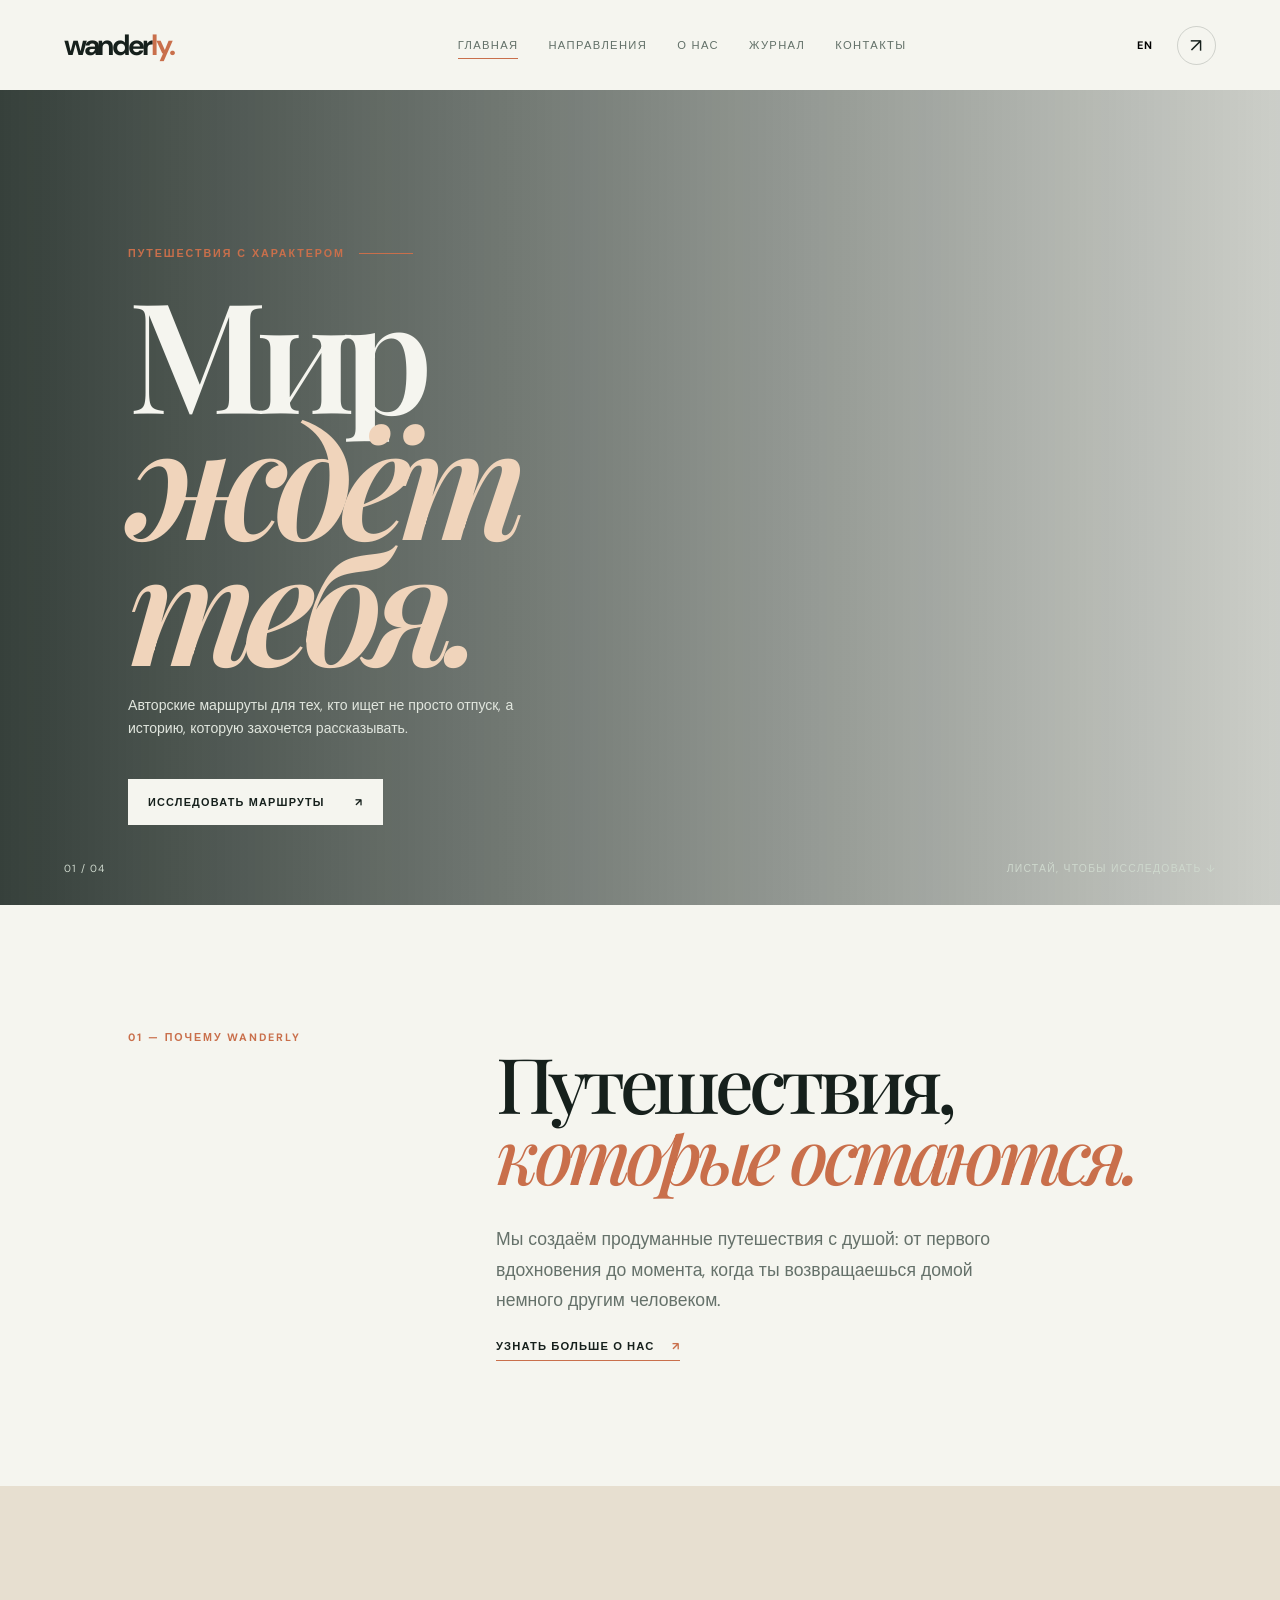
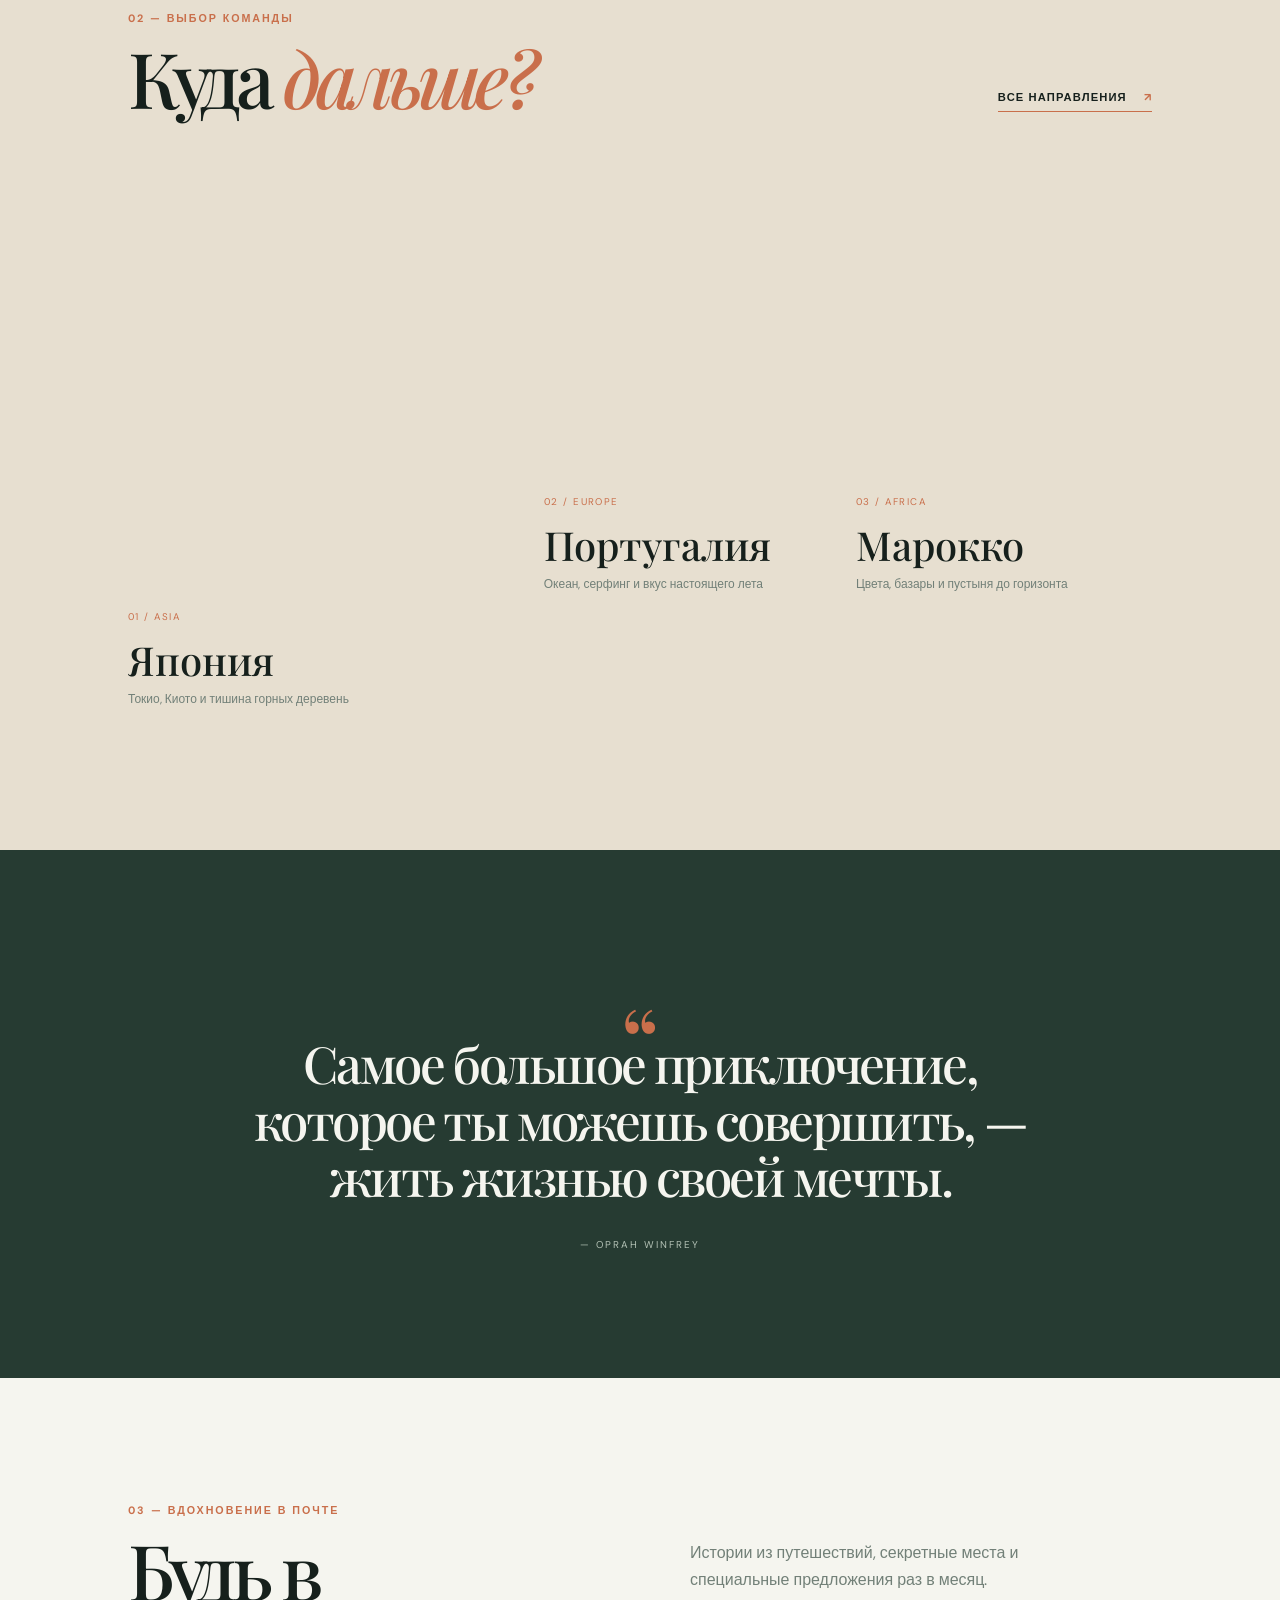
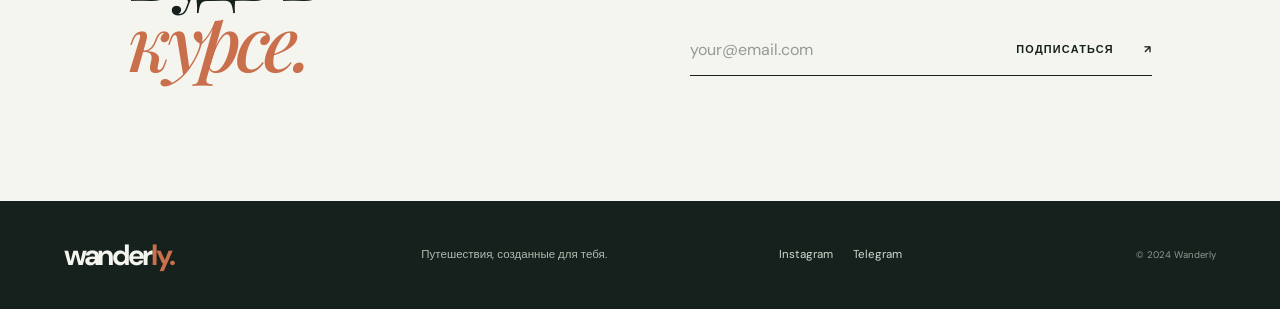
<file: index.html>
<!doctype html>
<html lang="ru">
  <head>
    <meta charset="UTF-8" />
    <meta name="viewport" content="width=device-width, initial-scale=1.0" />
    <meta
      name="description"
      content="Wanderly — путешествия, созданные для тебя."
    />
    <link rel="stylesheet" href="style.css" />
    <link rel="preconnect" href="https://fonts.googleapis.com" />
    <link rel="preconnect" href="https://fonts.gstatic.com" crossorigin />
    <link
      href="https://fonts.googleapis.com/css2?family=DM+Sans:wght@400;500;600;700&family=Playfair+Display:wght@500;600;700&display=swap"
      rel="stylesheet"
    />
    <title>Wanderly — путешествия с характером</title>
  </head>
  <body>
    <header class="site-header">
      <a class="brand" href="index.html">wander<span>ly</span><i>.</i></a>
      <button class="menu-toggle" aria-label="Menu">
        <span></span><span></span>
      </button>
      <nav class="main-nav">
        <a class="active" href="index.html" data-i18n="nav.home">Главная</a>
        <a href="destinations.html" data-i18n="nav.destinations">Направления</a>
        <a href="about.html" data-i18n="nav.about">О нас</a>
        <a href="journal.html" data-i18n="nav.journal">Журнал</a>
        <a href="contact.html" data-i18n="nav.contact">Контакты</a>
      </nav>
      <div class="header-tools">
        <button class="lang-switch" data-lang-toggle>EN</button
        ><a class="round-arrow" href="contact.html" aria-label="Contact">↗</a>
      </div>
    </header>

    <main>
      <section class="hero home-hero">
        <div class="hero-image"></div>
        <div class="hero-overlay"></div>
        <div class="hero-content reveal">
          <p class="kicker" data-i18n="home.kicker">Путешествия с характером</p>
          <h1 data-i18n="home.title">Мир<br /><em>ждёт тебя.</em></h1>
          <p class="hero-lead" data-i18n="home.lead">
            Авторские маршруты для тех, кто ищет не просто отпуск, а историю,
            которую захочется рассказывать.
          </p>
          <a class="button button-light" href="destinations.html"
            ><span data-i18n="home.cta">Исследовать маршруты</span><b>↗</b></a
          >
        </div>
        <div class="hero-meta">
          <span>01 / 04</span
          ><span data-i18n="home.scroll">Листай, чтобы исследовать ↓</span>
        </div>
      </section>
      <section class="intro section reveal">
        <div class="section-tag">
          01 — <span data-i18n="home.introTag">Почему Wanderly</span>
        </div>
        <div>
          <h2 data-i18n="home.introTitle">
            Путешествия,<br /><em>которые остаются.</em>
          </h2>
          <p class="intro-text" data-i18n="home.introText">
            Мы создаём продуманные путешествия с душой: от первого вдохновения
            до момента, когда ты возвращаешься домой немного другим человеком.
          </p>
          <a class="text-link" href="about.html"
            ><span data-i18n="home.more">Узнать больше о нас</span> <b>↗</b></a
          >
        </div>
      </section>
      <section class="featured section section-paper">
        <div class="section-heading reveal">
          <div>
            <div class="section-tag">
              02 — <span data-i18n="home.featuredTag">Выбор команды</span>
            </div>
            <h2 data-i18n="home.featuredTitle">Куда <em>дальше?</em></h2>
          </div>
          <a class="text-link" href="destinations.html"
            ><span data-i18n="home.all">Все направления</span> <b>↗</b></a
          >
        </div>
        <div class="trip-grid">
          <a
            class="trip-card trip-card-large reveal"
            href="destinations.html#japan"
            ><div class="trip-photo japan"></div>
            <div class="trip-info">
              <span>01 / Asia</span>
              <h3 data-i18n="trip.japan">Япония</h3>
              <p data-i18n="trip.japanDesc">
                Токио, Киото и тишина горных деревень
              </p>
            </div></a
          ><a class="trip-card reveal" href="destinations.html#portugal"
            ><div class="trip-photo portugal"></div>
            <div class="trip-info">
              <span>02 / Europe</span>
              <h3 data-i18n="trip.portugal">Португалия</h3>
              <p data-i18n="trip.portugalDesc">
                Океан, серфинг и вкус настоящего лета
              </p>
            </div></a
          ><a class="trip-card reveal" href="destinations.html#morocco"
            ><div class="trip-photo morocco"></div>
            <div class="trip-info">
              <span>03 / Africa</span>
              <h3 data-i18n="trip.morocco">Марокко</h3>
              <p data-i18n="trip.moroccoDesc">
                Цвета, базары и пустыня до горизонта
              </p>
            </div></a
          >
        </div>
      </section>
      <section class="quote-section">
        <div class="quote-mark">“</div>
        <blockquote data-i18n="home.quote">
          Самое большое приключение, которое ты можешь совершить, — жить жизнью
          своей мечты.
        </blockquote>
        <span>— OPRAH WINFREY</span>
      </section>
      <section class="newsletter section reveal">
        <div>
          <div class="section-tag">
            03 — <span data-i18n="home.newsTag">Вдохновение в почте</span>
          </div>
          <h2 data-i18n="home.newsTitle">Будь в<br /><em>курсе.</em></h2>
        </div>
        <div>
          <p data-i18n="home.newsText">
            Истории из путешествий, секретные места и специальные предложения
            раз в месяц.
          </p>
          <form class="inline-form">
            <input type="email" required placeholder="your@email.com" /><button
              type="submit"
              class="button button-dark"
            >
              <span data-i18n="home.subscribe">Подписаться</span> ↗</button
            ><small class="form-status"></small>
          </form>
        </div>
      </section>
    </main>
    <footer class="site-footer">
      <div class="brand">wander<span>ly</span><i>.</i></div>
      <p data-i18n="footer.text">Путешествия, созданные для тебя.</p>
      <div>
        <a href="contact.html">Instagram</a><a href="contact.html">Telegram</a>
      </div>
      <small>© 2024 Wanderly</small>
    </footer>

    <script src="script.js"></script>
  </body>
</html>
</file>
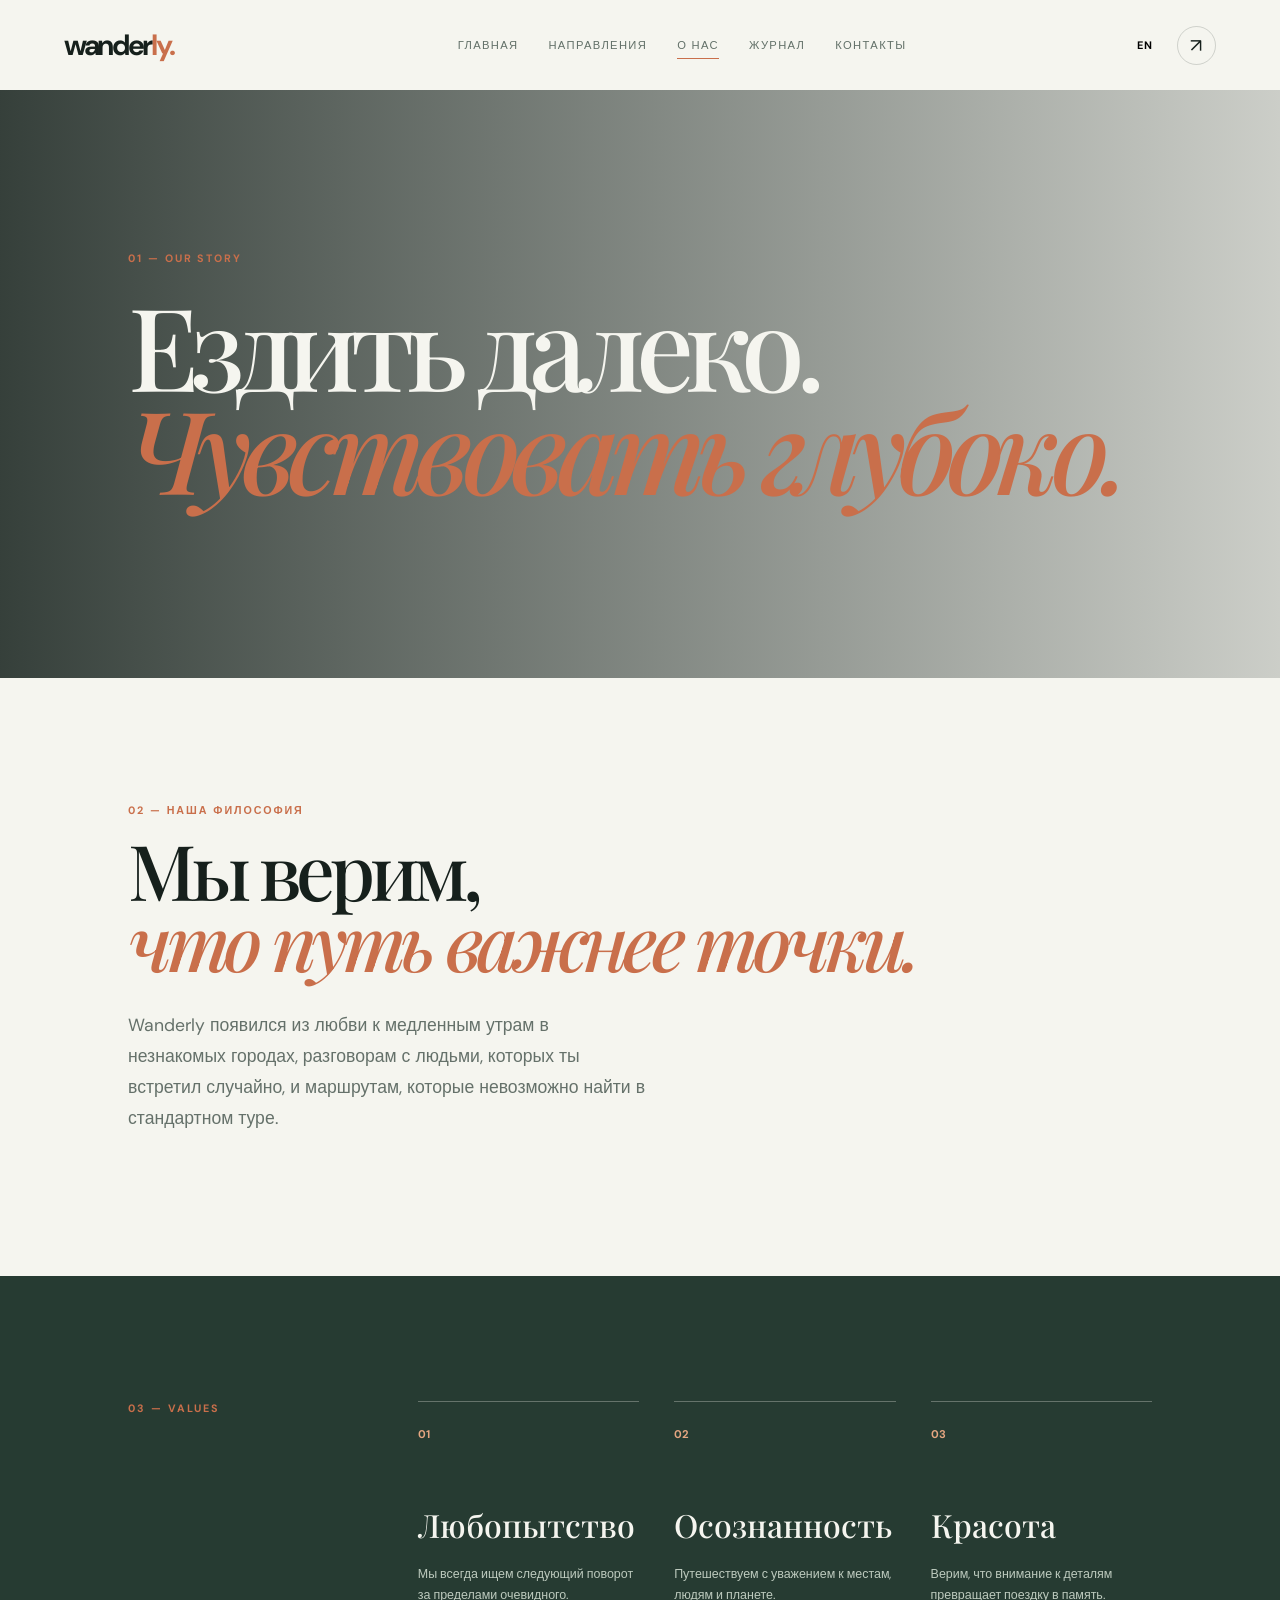
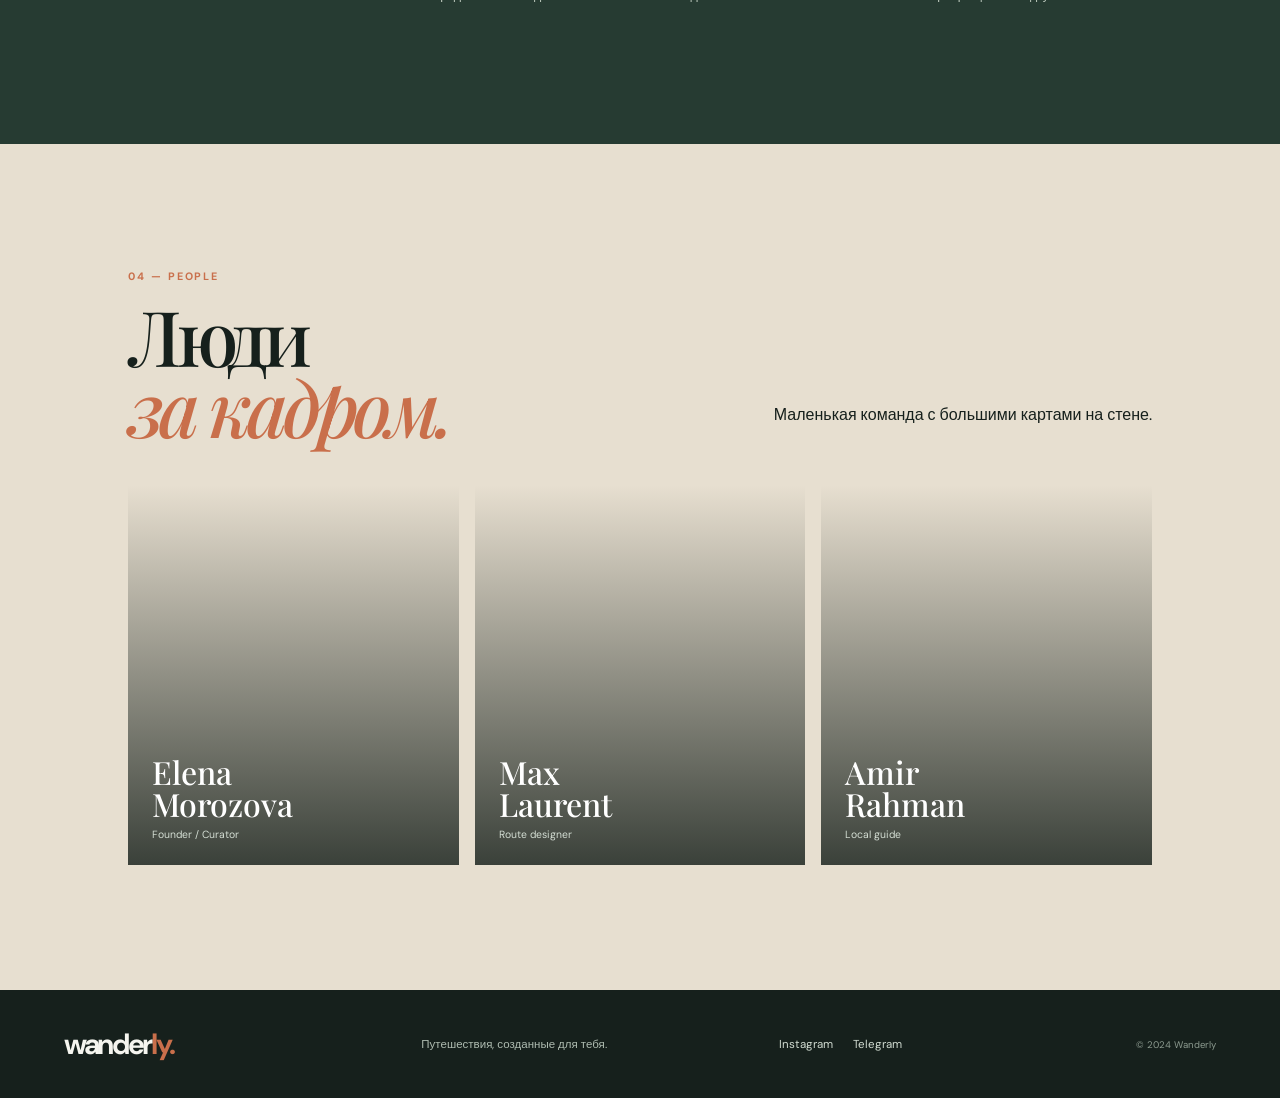
<file: about.html>
<!doctype html>
<html lang="ru">
  <head>
    <meta charset="UTF-8" />
    <meta name="viewport" content="width=device-width, initial-scale=1.0" />
    <link rel="stylesheet" href="style.css" />
    <link rel="preconnect" href="https://fonts.googleapis.com" />
    <link rel="preconnect" href="https://fonts.gstatic.com" crossorigin />
    <link
      href="https://fonts.googleapis.com/css2?family=DM+Sans:wght@400;500;600;700&family=Playfair+Display:wght@500;600;700&display=swap"
      rel="stylesheet"
    />
    <title>О Wanderly</title>
  </head>
  <body>
    <header class="site-header">
      <a class="brand" href="index.html">wander<span>ly</span><i>.</i></a
      ><button class="menu-toggle" aria-label="Menu">
        <span></span><span></span>
      </button>
      <nav class="main-nav">
        <a href="index.html" data-i18n="nav.home">Главная</a
        ><a href="destinations.html" data-i18n="nav.destinations">Направления</a
        ><a class="active" href="about.html" data-i18n="nav.about">О нас</a
        ><a href="journal.html" data-i18n="nav.journal">Журнал</a
        ><a href="contact.html" data-i18n="nav.contact">Контакты</a>
      </nav>
      <div class="header-tools">
        <button class="lang-switch" data-lang-toggle>EN</button
        ><a class="round-arrow" href="contact.html">↗</a>
      </div>
    </header>
    <main>
      <section class="inner-hero about-hero">
        <div class="hero-overlay"></div>
        <div class="inner-hero-content reveal">
          <p class="kicker">01 — Our story</p>
          <h1 data-i18n="about.title">
            Ездить далеко.<br /><em>Чувствовать глубоко.</em>
          </h1>
        </div>
      </section>
      <section class="section about-intro reveal">
        <div class="section-tag">
          02 — <span data-i18n="about.tag">Наша философия</span>
        </div>
        <div>
          <h2 data-i18n="about.heading">
            Мы верим,<br /><em>что путь важнее точки.</em>
          </h2>
          <p class="intro-text" data-i18n="about.text">
            Wanderly появился из любви к медленным утрам в незнакомых городах,
            разговорам с людьми, которых ты встретил случайно, и маршрутам,
            которые невозможно найти в стандартном туре.
          </p>
        </div>
      </section>
      <section class="values-section">
        <div class="section values-grid">
          <div class="section-tag">03 — Values</div>
          <div class="values">
            <article>
              <b>01</b>
              <h3 data-i18n="about.value1">Любопытство</h3>
              <p data-i18n="about.value1Text">
                Мы всегда ищем следующий поворот за пределами очевидного.
              </p>
            </article>
            <article>
              <b>02</b>
              <h3 data-i18n="about.value2">Осознанность</h3>
              <p data-i18n="about.value2Text">
                Путешествуем с уважением к местам, людям и планете.
              </p>
            </article>
            <article>
              <b>03</b>
              <h3 data-i18n="about.value3">Красота</h3>
              <p data-i18n="about.value3Text">
                Верим, что внимание к деталям превращает поездку в память.
              </p>
            </article>
          </div>
        </div>
      </section>
      <section class="team-section section">
        <div class="section-heading">
          <div>
            <div class="section-tag">04 — People</div>
            <h2 data-i18n="about.team">Люди<br /><em>за кадром.</em></h2>
          </div>
          <p class="section-note" data-i18n="about.teamText">
            Маленькая команда с большими картами на стене.
          </p>
        </div>
        <div class="team-grid">
          <div class="team-card team-one">
            <strong>Elena<br />Morozova</strong><span>Founder / Curator</span>
          </div>
          <div class="team-card team-two">
            <strong>Max<br />Laurent</strong><span>Route designer</span>
          </div>
          <div class="team-card team-three">
            <strong>Amir<br />Rahman</strong><span>Local guide</span>
          </div>
        </div>
      </section>
    </main>
    <footer class="site-footer">
      <div class="brand">wander<span>ly</span><i>.</i></div>
      <p data-i18n="footer.text">Путешествия, созданные для тебя.</p>
      <div>
        <a href="contact.html">Instagram</a><a href="contact.html">Telegram</a>
      </div>
      <small>© 2024 Wanderly</small>
    </footer>
    <script src="script.js"></script>
  </body>
</html>
</file>
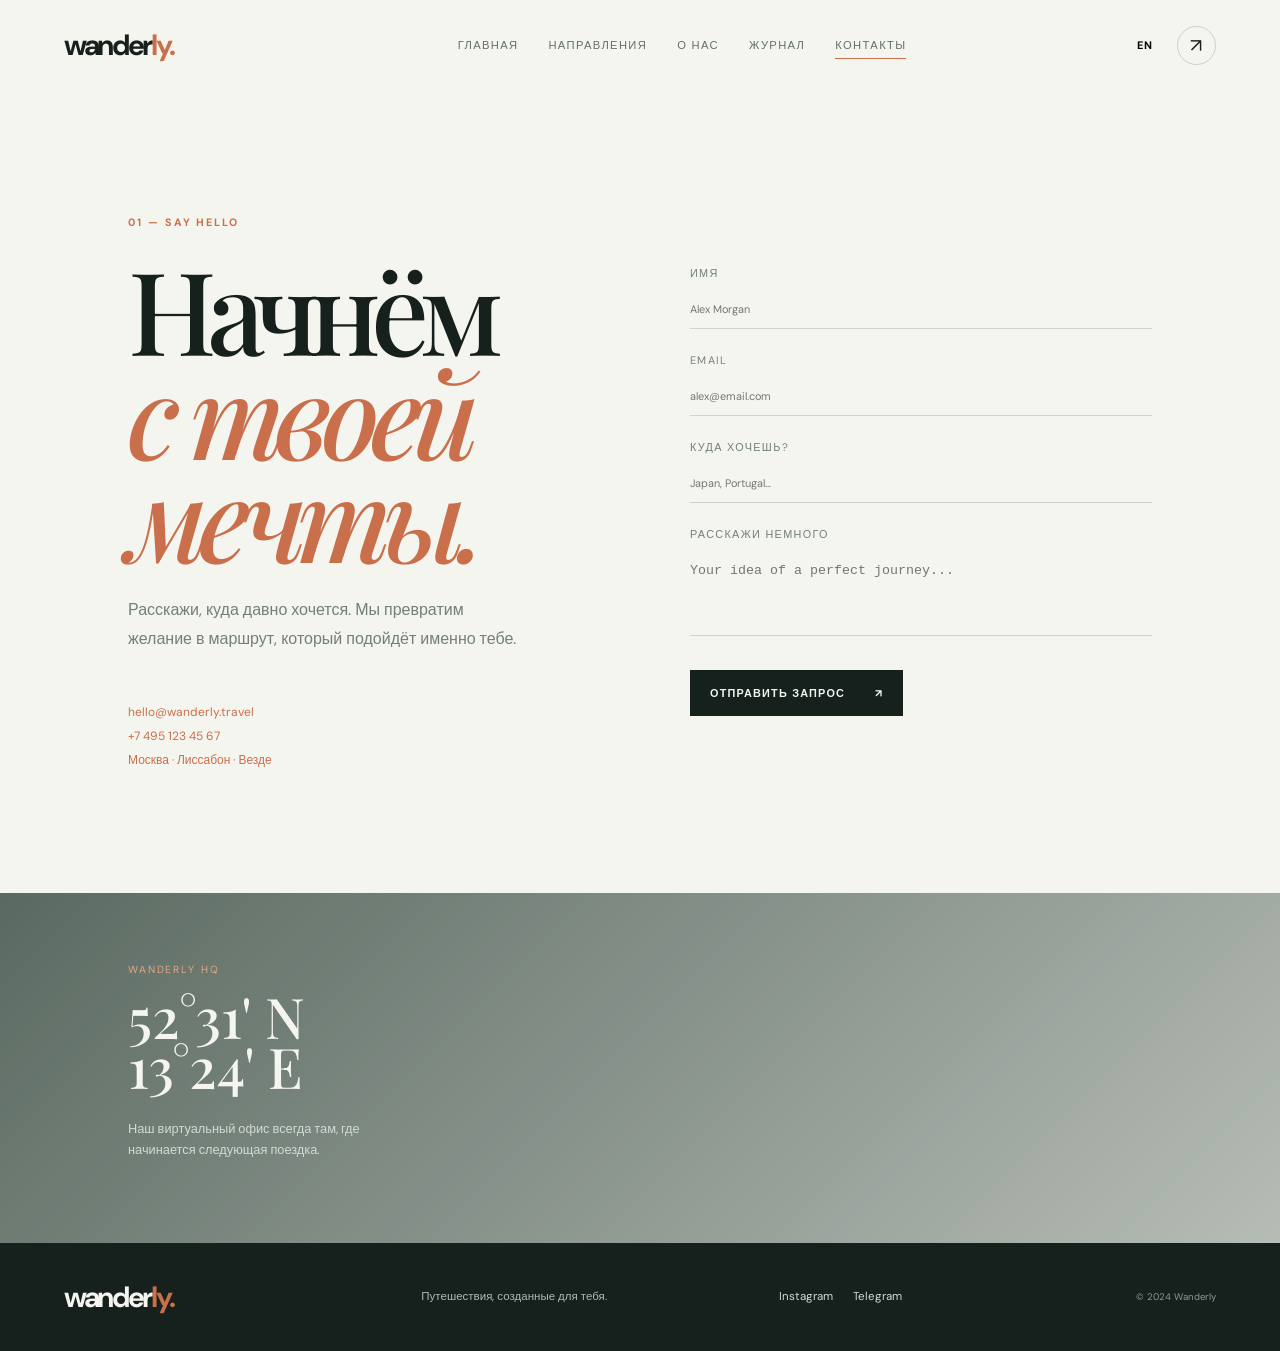
<file: contact.html>
<!doctype html>
<html lang="ru">
  <head>
    <meta charset="UTF-8" />
    <meta name="viewport" content="width=device-width, initial-scale=1.0" />
    <link rel="stylesheet" href="style.css" />
    <link rel="preconnect" href="https://fonts.googleapis.com" />
    <link rel="preconnect" href="https://fonts.gstatic.com" crossorigin />
    <link
      href="https://fonts.googleapis.com/css2?family=DM+Sans:wght@400;500;600;700&family=Playfair+Display:wght@500;600;700&display=swap"
      rel="stylesheet"
    />
    <title>Контакты — Wanderly</title>
  </head>
  <body>
    <header class="site-header">
      <a class="brand" href="index.html">wander<span>ly</span><i>.</i></a
      ><button class="menu-toggle" aria-label="Menu">
        <span></span><span></span>
      </button>
      <nav class="main-nav">
        <a href="index.html" data-i18n="nav.home">Главная</a
        ><a href="destinations.html" data-i18n="nav.destinations">Направления</a
        ><a href="about.html" data-i18n="nav.about">О нас</a
        ><a href="journal.html" data-i18n="nav.journal">Журнал</a
        ><a class="active" href="contact.html" data-i18n="nav.contact"
          >Контакты</a
        >
      </nav>
      <div class="header-tools">
        <button class="lang-switch" data-lang-toggle>EN</button
        ><a class="round-arrow" href="contact.html">↗</a>
      </div>
    </header>
    <main>
      <section class="contact-page section">
        <div class="contact-intro reveal">
          <div class="section-tag">01 — Say hello</div>
          <h1 data-i18n="contact.title">Начнём<br /><em>с твоей мечты.</em></h1>
          <p data-i18n="contact.lead">
            Расскажи, куда давно хочется. Мы превратим желание в маршрут,
            который подойдёт именно тебе.
          </p>
          <div class="contact-details">
            <span>hello@wanderly.travel</span><span>+7 495 123 45 67</span
            ><span>Москва · Лиссабон · Везде</span>
          </div>
        </div>
        <form class="contact-form reveal">
          <label
            ><span data-i18n="contact.name">Имя</span
            ><input required type="text" placeholder="Alex Morgan" /></label
          ><label
            ><span data-i18n="contact.email">Email</span
            ><input required type="email" placeholder="alex@email.com" /></label
          ><label
            ><span data-i18n="contact.destination">Куда хочешь?</span
            ><input
              type="text"
              placeholder="Japan, Portugal..."
              data-i18n-placeholder="contact.placeholder" /></label
          ><label
            ><span data-i18n="contact.message">Расскажи немного</span
            ><textarea
              rows="4"
              placeholder="Your idea of a perfect journey..."
            ></textarea></label
          ><button class="button button-dark" type="submit">
            <span data-i18n="contact.send">Отправить запрос</span> ↗</button
          ><small class="form-status"></small>
        </form>
      </section>
      <section class="contact-map">
        <div class="map-copy">
          <span>WANDERLY HQ</span><strong>52°31' N<br />13°24' E</strong>
          <p data-i18n="contact.office">
            Наш виртуальный офис всегда там, где начинается следующая поездка.
          </p>
        </div>
      </section>
    </main>
    <footer class="site-footer">
      <div class="brand">wander<span>ly</span><i>.</i></div>
      <p data-i18n="footer.text">Путешествия, созданные для тебя.</p>
      <div>
        <a href="contact.html">Instagram</a><a href="contact.html">Telegram</a>
      </div>
      <small>© 2024 Wanderly</small>
    </footer>
    <script src="script.js"></script>
  </body>
</html>
</file>
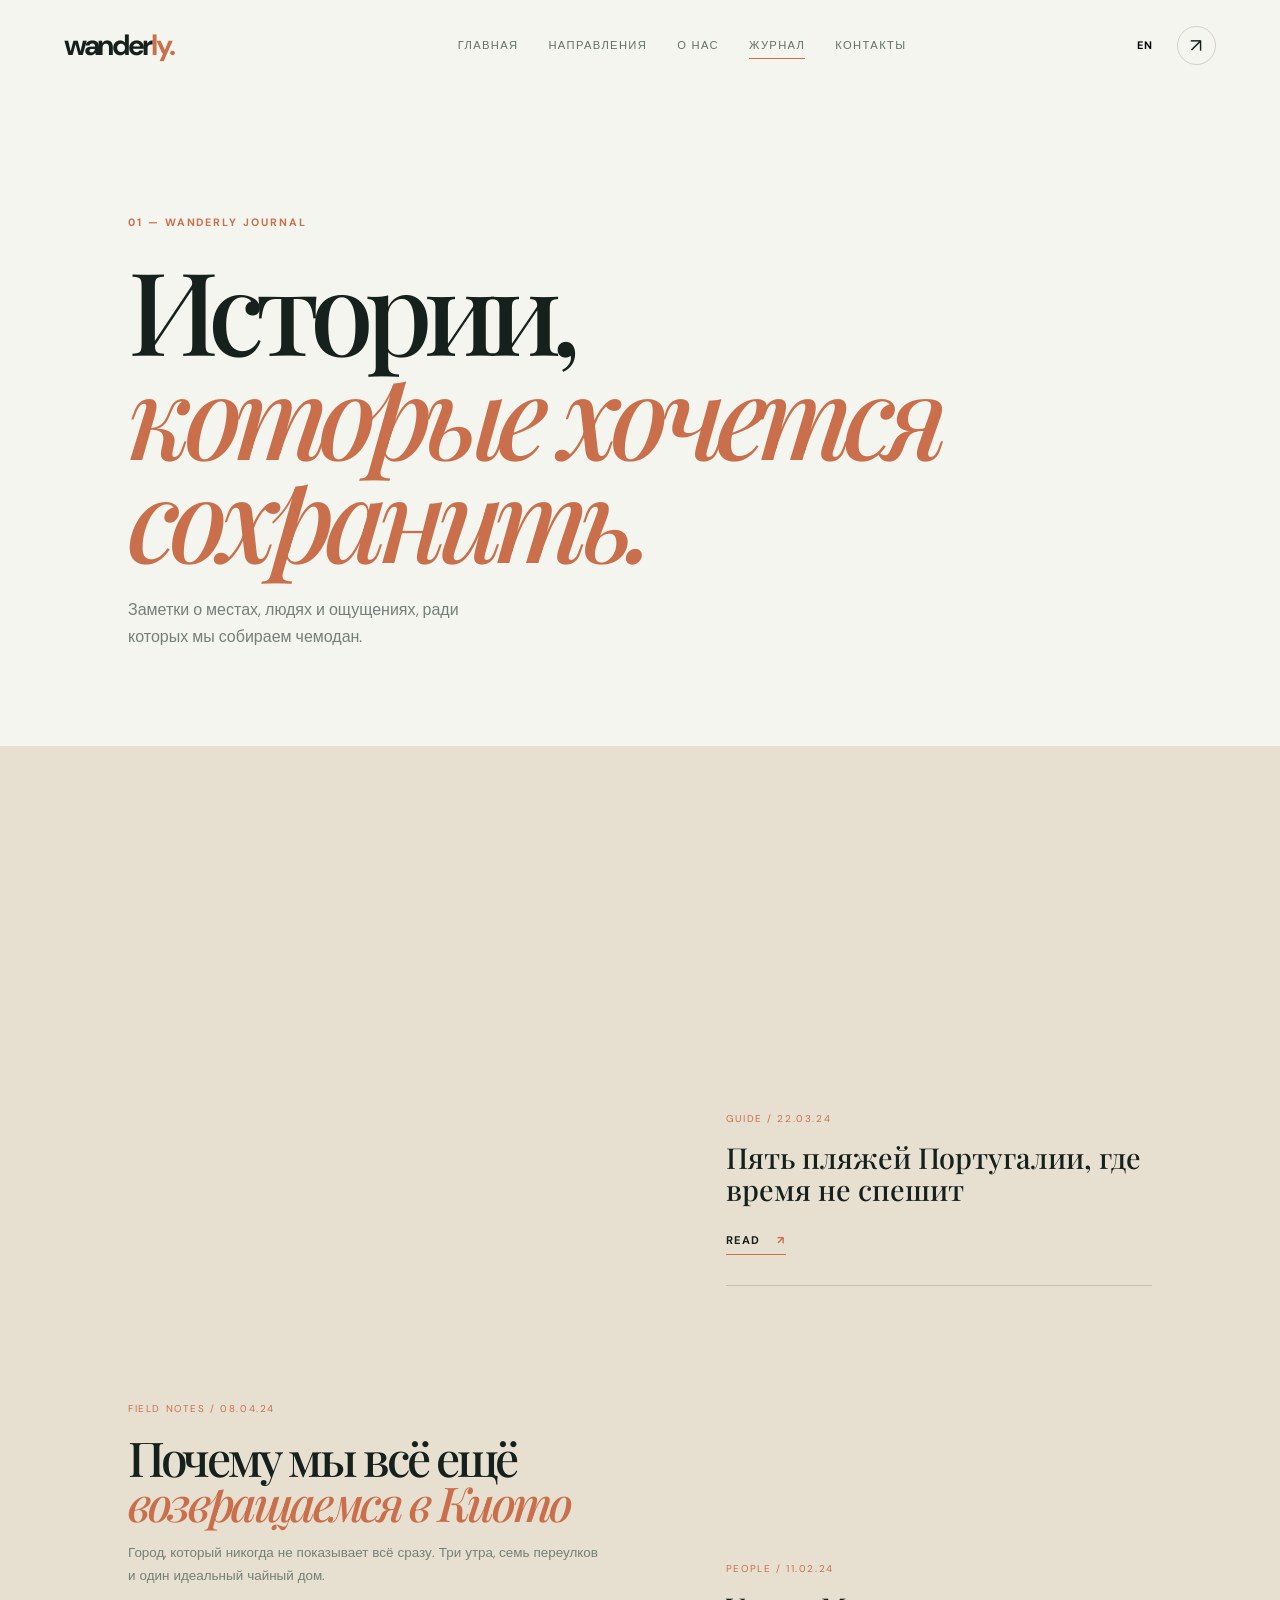
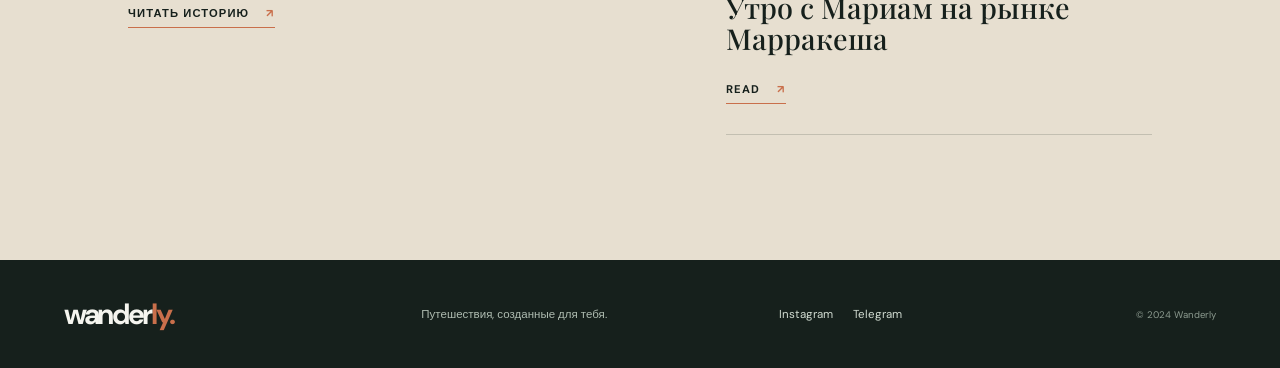
<file: journal.html>
<!doctype html>
<html lang="ru">
  <head>
    <meta charset="UTF-8" />
    <meta name="viewport" content="width=device-width, initial-scale=1.0" />
    <link rel="stylesheet" href="style.css" />
    <link rel="preconnect" href="https://fonts.googleapis.com" />
    <link rel="preconnect" href="https://fonts.gstatic.com" crossorigin />
    <link
      href="https://fonts.googleapis.com/css2?family=DM+Sans:wght@400;500;600;700&family=Playfair+Display:wght@500;600;700&display=swap"
      rel="stylesheet"
    />
    <title>Журнал — Wanderly</title>
  </head>
  <body>
    <header class="site-header">
      <a class="brand" href="index.html">wander<span>ly</span><i>.</i></a
      ><button class="menu-toggle" aria-label="Menu">
        <span></span><span></span>
      </button>
      <nav class="main-nav">
        <a href="index.html" data-i18n="nav.home">Главная</a
        ><a href="destinations.html" data-i18n="nav.destinations">Направления</a
        ><a href="about.html" data-i18n="nav.about">О нас</a
        ><a class="active" href="journal.html" data-i18n="nav.journal">Журнал</a
        ><a href="contact.html" data-i18n="nav.contact">Контакты</a>
      </nav>
      <div class="header-tools">
        <button class="lang-switch" data-lang-toggle>EN</button
        ><a class="round-arrow" href="contact.html">↗</a>
      </div>
    </header>
    <main>
      <section class="journal-heading section">
        <div class="section-tag">01 — Wanderly journal</div>
        <h1 data-i18n="journal.title">
          Истории,<br /><em>которые хочется сохранить.</em>
        </h1>
        <p data-i18n="journal.lead">
          Заметки о местах, людях и ощущениях, ради которых мы собираем чемодан.
        </p>
      </section>
      <section class="section section-paper journal-grid">
        <article class="journal-feature reveal">
          <div class="journal-image journal-kyoto"></div>
          <div class="journal-copy">
            <span>FIELD NOTES / 08.04.24</span>
            <h2 data-i18n="journal.article1">
              Почему мы всё ещё<br /><em>возвращаемся в Киото</em>
            </h2>
            <p data-i18n="journal.article1Text">
              Город, который никогда не показывает всё сразу. Три утра, семь
              переулков и один идеальный чайный дом.
            </p>
            <a class="text-link" href="contact.html"
              ><span data-i18n="journal.read">Читать историю</span> <b>↗</b></a
            >
          </div>
        </article>
        <div class="journal-side">
          <article class="journal-small reveal">
            <div class="journal-image journal-surf"></div>
            <div>
              <span>GUIDE / 22.03.24</span>
              <h3 data-i18n="journal.article2">
                Пять пляжей Португалии, где время не спешит
              </h3>
              <a class="text-link" href="contact.html">Read <b>↗</b></a>
            </div>
          </article>
          <article class="journal-small reveal">
            <div class="journal-image journal-marrakech"></div>
            <div>
              <span>PEOPLE / 11.02.24</span>
              <h3 data-i18n="journal.article3">
                Утро с Мариам на рынке Марракеша
              </h3>
              <a class="text-link" href="contact.html">Read <b>↗</b></a>
            </div>
          </article>
        </div>
      </section>
    </main>
    <footer class="site-footer">
      <div class="brand">wander<span>ly</span><i>.</i></div>
      <p data-i18n="footer.text">Путешествия, созданные для тебя.</p>
      <div>
        <a href="contact.html">Instagram</a><a href="contact.html">Telegram</a>
      </div>
      <small>© 2024 Wanderly</small>
    </footer>
    <script src="script.js"></script>
  </body>
</html>
</file>
<file: style.css>
/* Wanderly visual system */
:root {
  --ink: #16201c;
  --forest: #263b32;
  --paper: #f5f5ef;
  --sand: #e7dfd0;
  --terra: #c96f4b;
  --muted: #728078;
  --line: rgba(22, 32, 28, 0.17);
}
* {
  box-sizing: border-box;
}
html {
  scroll-behavior: smooth;
}
body {
  margin: 0;
  color: var(--ink);
  background: var(--paper);
  font-family: "DM Sans", sans-serif;
}
a {
  color: inherit;
  text-decoration: none;
}
button,
input {
  font: inherit;
}
button {
  cursor: pointer;
}
.site-header {
  height: 90px;
  padding: 0 5vw;
  display: flex;
  align-items: center;
  justify-content: space-between;
  position: relative;
  z-index: 10;
  background: var(--paper);
}
.brand {
  font: 700 1.8rem "DM Sans";
  letter-spacing: -0.08em;
}
.brand span {
  color: var(--terra);
}
.brand i {
  font-style: normal;
  color: var(--terra);
}
.main-nav {
  display: flex;
  gap: 30px;
  margin-left: 60px;
}
.main-nav a {
  font-size: 0.7rem;
  text-transform: uppercase;
  letter-spacing: 0.12em;
  color: #627068;
  position: relative;
}
.main-nav a::after {
  content: "";
  position: absolute;
  left: 0;
  right: 100%;
  bottom: -7px;
  height: 1px;
  background: var(--terra);
  transition: right 0.3s;
}
.main-nav a:hover::after,
.main-nav a.active::after {
  right: 0;
}
.header-tools {
  display: flex;
  align-items: center;
  gap: 18px;
}
.lang-switch {
  border: 0;
  background: none;
  font-size: 0.68rem;
  font-weight: 700;
  letter-spacing: 0.1em;
}
.round-arrow {
  width: 39px;
  height: 39px;
  border: 1px solid var(--line);
  border-radius: 50%;
  display: grid;
  place-items: center;
  font-size: 1.2rem;
  transition: 0.3s;
}
.round-arrow:hover {
  background: var(--ink);
  color: var(--paper);
  transform: rotate(45deg);
}
.menu-toggle {
  display: none;
  border: 0;
  background: none;
}
.hero {
  min-height: 690px;
  position: relative;
  color: var(--paper);
  overflow: hidden;
}
.hero-image {
  position: absolute;
  inset: 0;
  background: center/cover no-repeat;
  transform: scale(1.02);
  animation: heroZoom 10s ease-out both;
}
.home-hero .hero-image {
  background-image: url("https://images.unsplash.com/photo-1500530855697-b586d89ba3ee?auto=format&fit=crop&w=1900&q=85");
}
.hero-overlay {
  position: absolute;
  inset: 0;
  background: linear-gradient(
    90deg,
    rgba(17, 29, 24, 0.84),
    rgba(17, 29, 24, 0.18)
  );
}
.hero-content {
  position: relative;
  z-index: 1;
  padding: 145px 10vw 80px;
  max-width: 800px;
}
.kicker,
.section-tag {
  color: var(--terra);
  text-transform: uppercase;
  letter-spacing: 0.18em;
  font-size: 0.67rem;
  font-weight: 700;
}
.hero h1 {
  font: 600 clamp(5rem, 12vw, 10rem)/0.82 "Playfair Display";
  letter-spacing: -0.08em;
  margin: 28px 0;
}
em {
  color: var(--terra);
  font-style: italic;
}
.hero h1 em {
  color: #f0d4bb;
}
.hero-lead {
  max-width: 390px;
  line-height: 1.7;
  color: #e1e6de;
  font-size: 0.88rem;
}
.button {
  border: 0;
  padding: 16px 20px;
  display: inline-flex;
  align-items: center;
  gap: 30px;
  font-size: 0.68rem;
  font-weight: 700;
  text-transform: uppercase;
  letter-spacing: 0.11em;
  transition:
    transform 0.3s,
    background 0.3s;
}
.button:hover {
  transform: translateY(-4px);
}
.button-light {
  color: var(--ink);
  background: var(--paper);
  margin-top: 24px;
}
.button-dark {
  background: var(--ink);
  color: var(--paper);
}
.hero-meta {
  position: absolute;
  z-index: 1;
  bottom: 30px;
  left: 5vw;
  right: 5vw;
  display: flex;
  justify-content: space-between;
  font-size: 0.65rem;
  text-transform: uppercase;
  letter-spacing: 0.12em;
  color: #ced8cd;
}
.section {
  padding: 125px 10vw;
}
.intro {
  display: grid;
  grid-template-columns: 1fr 2fr;
  gap: 40px;
  align-items: start;
}
.section h2 {
  margin: 17px 0 35px;
  font: 500 clamp(3rem, 6vw, 6rem)/0.92 "Playfair Display";
  letter-spacing: -0.07em;
}
.intro-text {
  max-width: 520px;
  font-size: 1.1rem;
  line-height: 1.75;
  color: #65716a;
}
.text-link {
  display: inline-block;
  border-bottom: 1px solid var(--terra);
  padding-bottom: 7px;
  font-size: 0.7rem;
  font-weight: 700;
  letter-spacing: 0.1em;
  text-transform: uppercase;
  transition: color 0.2s;
}
.text-link b {
  color: var(--terra);
  margin-left: 13px;
}
.text-link:hover {
  color: var(--terra);
}
.section-paper {
  background: var(--sand);
}
.section-heading {
  display: flex;
  justify-content: space-between;
  align-items: end;
  margin-bottom: 44px;
}
.section-heading h2 {
  margin-bottom: 0;
}
.trip-grid {
  display: grid;
  grid-template-columns: 1.35fr 1fr 1fr;
  gap: 16px;
}
.trip-card {
  display: block;
  overflow: hidden;
  position: relative;
  transition:
    transform 0.45s ease,
    box-shadow 0.45s ease;
}
.trip-photo {
  height: 315px;
  background: center/cover;
  transition: transform 0.7s;
}
.trip-card-large .trip-photo {
  height: 430px;
}
.trip-card:hover .trip-photo {
  transform: scale(1.06);
}
.trip-card:hover {
  transform: translateY(-8px);
  box-shadow: 0 18px 35px rgba(22, 32, 28, 0.16);
}
.trip-card::after {
  content: "↗";
  position: absolute;
  top: 18px;
  right: 18px;
  width: 38px;
  height: 38px;
  display: grid;
  place-items: center;
  border-radius: 50%;
  background: var(--paper);
  color: var(--ink);
  opacity: 0;
  transform: translateY(-8px) rotate(-20deg);
  transition:
    opacity 0.35s ease,
    transform 0.35s ease;
}
.trip-card:hover::after {
  opacity: 1;
  transform: translateY(0) rotate(0);
}
.japan {
  background-image: url("https://images.unsplash.com/photo-1528360983277-13d401cdc186?auto=format&fit=crop&w=1000&q=80");
}
.portugal {
  background-image: url("https://images.unsplash.com/photo-1555881400-74d7acaacd8b?auto=format&fit=crop&w=900&q=80");
}
.morocco {
  background-image: url("https://images.unsplash.com/photo-1548013146-72479768bada?auto=format&fit=crop&w=900&q=85");
}
.trip-info {
  padding: 18px 0;
}
.trip-info span {
  color: var(--terra);
  text-transform: uppercase;
  font-size: 0.61rem;
  letter-spacing: 0.15em;
}
.trip-info h3 {
  font: 500 2.5rem "Playfair Display";
  margin: 8px 0 5px;
}
.trip-info p {
  color: var(--muted);
  font-size: 0.75rem;
  margin: 0;
}
.quote-section {
  background: var(--forest);
  color: var(--paper);
  padding: 125px 15vw;
  text-align: center;
}
.quote-mark {
  color: var(--terra);
  font: 6rem "Playfair Display";
  height: 60px;
}
blockquote {
  margin: 0 auto 28px;
  max-width: 800px;
  font: 500 clamp(2rem, 4vw, 4rem)/1.1 "Playfair Display";
  letter-spacing: -0.05em;
}
.quote-section > span {
  font-size: 0.62rem;
  letter-spacing: 0.2em;
  color: #b4c2b6;
}
.newsletter {
  display: grid;
  grid-template-columns: 1fr 1fr;
  gap: 100px;
  align-items: end;
}
.newsletter h2 {
  margin-bottom: 0;
}
.newsletter p {
  max-width: 370px;
  color: var(--muted);
  line-height: 1.7;
}
.inline-form {
  margin-top: 30px;
  display: flex;
  border-bottom: 1px solid var(--ink);
  position: relative;
}
.inline-form input {
  flex: 1;
  min-width: 0;
  border: 0;
  background: transparent;
  padding: 15px 0;
  outline: none;
}
.inline-form input::placeholder {
  color: #929c95;
}
.inline-form .button {
  padding: 13px 0 13px 20px;
  background: transparent;
  color: var(--ink);
}
.form-status {
  position: absolute;
  left: 0;
  bottom: -25px;
  color: var(--terra);
}
.site-footer {
  background: var(--ink);
  color: var(--paper);
  padding: 35px 5vw;
  display: grid;
  grid-template-columns: 1fr 1fr 1fr auto;
  gap: 20px;
  align-items: center;
  font-size: 0.72rem;
}
.site-footer p {
  color: #aebbb0;
}
.site-footer a {
  margin-right: 20px;
  color: #d1dbd1;
}
.site-footer small {
  color: #8d9b90;
}
.reveal {
  opacity: 0;
  transform: translateY(25px);
  transition:
    opacity 0.8s ease,
    transform 0.8s ease;
}
.reveal.visible {
  opacity: 1;
  transform: none;
}
@keyframes softFloat {
  0%,
  100% {
    transform: translateY(0);
  }
  50% {
    transform: translateY(-7px);
  }
}
@keyframes lineReveal {
  from {
    transform: scaleX(0);
    transform-origin: left;
  }
  to {
    transform: scaleX(1);
    transform-origin: left;
  }
}
.hero .kicker::after {
  content: "";
  display: inline-block;
  width: 54px;
  height: 1px;
  margin-left: 14px;
  vertical-align: middle;
  background: currentColor;
  animation: lineReveal 1s 0.8s ease both;
}
.hero .button-light b {
  animation: softFloat 2.4s 1.5s ease-in-out infinite;
}
.quote-mark {
  animation: softFloat 3s ease-in-out infinite;
}
.destination-row,
.journal-small,
.team-card {
  transition:
    transform 0.5s ease,
    opacity 0.5s ease;
}
.destination-row:hover,
.journal-small:hover {
  transform: translateY(-6px);
}
.team-card {
  overflow: hidden;
}
.team-card::after {
  content: "";
  position: absolute;
  inset: 0;
  background: rgba(229, 166, 129, 0.12);
  opacity: 0;
  transition: opacity 0.45s ease;
}
.team-card:hover {
  transform: translateY(-8px);
}
.team-card:hover::after {
  opacity: 1;
}
@media (prefers-reduced-motion: reduce) {
  *,
  *::before,
  *::after {
    scroll-behavior: auto !important;
    animation-duration: 0.01ms !important;
    animation-iteration-count: 1 !important;
    transition-duration: 0.01ms !important;
  }
}
@keyframes heroZoom {
  from {
    transform: scale(1.11);
  }
  to {
    transform: scale(1.02);
  }
}
@media (max-width: 800px) {
  .site-header {
    height: 75px;
    padding: 0 20px;
  }
  .menu-toggle {
    display: block;
    order: 2;
    width: 28px;
    height: 25px;
    position: absolute;
    right: 70px;
    top: 25px;
  }
  .menu-toggle span {
    display: block;
    height: 1px;
    background: var(--ink);
    margin: 7px 0;
  }
  .main-nav {
    position: absolute;
    top: 75px;
    left: 0;
    right: 0;
    margin: 0;
    padding: 25px 20px;
    background: var(--paper);
    flex-direction: column;
    gap: 20px;
    transform: translateY(-130%);
    transition: transform 0.4s;
  }
  .main-nav.open {
    transform: none;
  }
  .header-tools {
    gap: 8px;
  }
  .round-arrow {
    display: none;
  }
  .hero {
    min-height: 650px;
  }
  .hero-content {
    padding: 120px 25px 60px;
  }
  .hero h1 {
    font-size: clamp(4rem, 18vw, 7rem);
  }
  .hero-meta {
    left: 25px;
    right: 25px;
  }
  .section {
    padding: 75px 25px;
  }
  .intro,
  .newsletter {
    grid-template-columns: 1fr;
    gap: 30px;
  }
  .section-heading {
    display: block;
  }
  .section-heading .text-link {
    margin-top: 20px;
  }
  .trip-grid {
    grid-template-columns: 1fr;
    gap: 25px;
  }
  .trip-card-large .trip-photo,
  .trip-photo {
    height: 300px;
  }
  .quote-section {
    padding: 80px 25px;
  }
  .site-footer {
    grid-template-columns: 1fr 1fr;
    padding: 35px 25px;
  }
  .site-footer small {
    grid-column: span 2;
  }
}

.inner-hero {
  min-height: 560px;
  position: relative;
  color: var(--paper);
  background: center/cover;
}
.destinations-hero {
  background-image: url("https://images.unsplash.com/photo-1493976040374-85c8e12f0c0e?auto=format&fit=crop&w=1800&q=85");
}
.about-hero {
  background-image: url("https://images.unsplash.com/photo-1500534314209-a25ddb2bd429?auto=format&fit=crop&w=1800&q=85");
}
.inner-hero-content {
  position: relative;
  z-index: 1;
  padding: 150px 10vw;
}
.inner-hero h1,
.journal-heading h1,
.contact-intro h1 {
  font: 500 clamp(4rem, 9vw, 8rem)/0.9 "Playfair Display";
  letter-spacing: -0.08em;
  margin: 28px 0;
}
.inner-hero-content > p:last-child,
.journal-heading > p {
  max-width: 380px;
  line-height: 1.7;
  color: #d8e0d8;
}
.filter-row {
  display: flex;
  justify-content: space-between;
  align-items: end;
  margin-bottom: 65px;
}
.filter-row h2 {
  margin-bottom: 0;
}
.filters {
  display: flex;
  gap: 24px;
}
.filter {
  border: 0;
  border-bottom: 1px solid transparent;
  padding: 0 0 7px;
  background: none;
  color: var(--muted);
  font-size: 0.68rem;
  text-transform: uppercase;
  letter-spacing: 0.12em;
}
.filter.active,
.filter:hover {
  color: var(--ink);
  border-color: var(--terra);
}
.destination-list {
  display: grid;
  gap: 50px;
}
.destination-row {
  display: grid;
  grid-template-columns: 1.25fr 1fr;
  gap: 65px;
  align-items: center;
}
.destination-row.reverse {
  grid-template-columns: 1fr 1.25fr;
}
.destination-row.reverse .destination-image {
  order: 2;
}
.destination-image {
  height: 440px;
  background: center/cover;
  width: 100%;
  display: block;
  object-fit: cover;
}
.destination-copy > span,
.journal-copy > span,
.journal-small span {
  color: var(--terra);
  font-size: 0.62rem;
  text-transform: uppercase;
  letter-spacing: 0.16em;
}
.destination-copy h3 {
  font: 500 clamp(3rem, 5vw, 5rem) "Playfair Display";
  letter-spacing: -0.07em;
  margin: 20px 0 10px;
}
.destination-copy > p:not(.muted) {
  font-size: 0.75rem;
  color: var(--terra);
}
.destination-copy .muted {
  color: var(--muted);
  line-height: 1.8;
  max-width: 430px;
  margin: 27px 0;
  font-size: 0.88rem;
}
.destination-image.japan {
  background-image: url("https://images.unsplash.com/photo-1493976040374-85c8e12f0c0e?auto=format&fit=crop&w=1100&q=80");
}
.destination-image.portugal {
  background-image: url("https://images.unsplash.com/photo-1555881400-74d7acaacd8b?auto=format&fit=crop&w=900&q=80");
}
.destination-image.morocco {
  background-image: url("https://images.unsplash.com/photo-1548013146-72479768bada?auto=format&fit=crop&w=900&q=80");
}
.values-section {
  background: var(--forest);
  color: var(--paper);
}
.values-grid {
  display: grid;
  grid-template-columns: 1fr 3fr;
  gap: 45px;
}
.values {
  display: grid;
  grid-template-columns: repeat(3, 1fr);
  gap: 35px;
}
.values article {
  border-top: 1px solid rgba(245, 245, 239, 0.3);
  padding-top: 20px;
}
.values b {
  color: #e5a681;
  font-size: 0.7rem;
}
.values h3 {
  font: 500 2rem "Playfair Display";
  margin: 60px 0 18px;
}
.values p {
  color: #bdcabe;
  line-height: 1.7;
  font-size: 0.78rem;
}
.team-section {
  background: var(--sand);
}
.team-grid {
  display: grid;
  grid-template-columns: repeat(3, 1fr);
  gap: 16px;
}
.team-card {
  height: 380px;
  padding: 24px;
  display: flex;
  flex-direction: column;
  justify-content: end;
  background: center/cover;
  color: white;
  position: relative;
}
.team-card::before {
  content: "";
  position: absolute;
  inset: 0;
  background: linear-gradient(transparent, rgba(15, 25, 20, 0.8));
}
.team-card strong,
.team-card span {
  position: relative;
  z-index: 1;
}
.team-card strong {
  font: 500 2rem/1 "Playfair Display";
}
.team-card span {
  font-size: 0.65rem;
  color: #d4ded4;
  margin-top: 8px;
}
.team-one {
  background-image: url("https://images.unsplash.com/photo-1494790108377-be9c29b29330?auto=format&fit=crop&w=700&q=80");
}
.team-two {
  background-image: url("https://images.unsplash.com/photo-1500648767791-00dcc994a43e?auto=format&fit=crop&w=700&q=80");
}
.team-three {
  background-image: url("https://images.unsplash.com/photo-1506794778202-cad84cf45f1d?auto=format&fit=crop&w=700&q=80");
}
.journal-heading {
  padding-bottom: 80px;
}
.journal-heading > p {
  color: var(--muted);
}
.journal-grid {
  display: grid;
  grid-template-columns: 1.25fr 1fr;
  gap: 65px;
}
.journal-image {
  background: center/cover;
}
.journal-feature .journal-image {
  height: 500px;
}
.journal-kyoto {
  background-image: url("https://images.unsplash.com/photo-1493976040374-85c8e12f0c0e?auto=format&fit=crop&w=1100&q=80");
}
.journal-surf {
  background-image: url("https://images.unsplash.com/photo-1502680390469-be75c86b636f?auto=format&fit=crop&w=700&q=80");
}
.journal-marrakech {
  background-image: url("https://images.unsplash.com/photo-1548013146-72479768bada?auto=format&fit=crop&w=700&q=80");
}
.journal-copy {
  padding-top: 25px;
}
.journal-copy h2 {
  font-size: 3rem;
  margin: 18px 0;
}
.journal-copy p {
  color: var(--muted);
  max-width: 470px;
  line-height: 1.7;
  font-size: 0.84rem;
}
.journal-side {
  display: grid;
  gap: 35px;
}
.journal-small {
  border-bottom: 1px solid var(--line);
  padding-bottom: 30px;
}
.journal-small .journal-image {
  height: 215px;
  margin-bottom: 20px;
}
.journal-small h3 {
  font: 500 1.8rem/1.1 "Playfair Display";
  margin: 15px 0 22px;
}
.contact-page {
  display: grid;
  grid-template-columns: 1fr 1fr;
  gap: 100px;
  min-height: 700px;
  align-items: center;
}
.contact-intro > p {
  color: var(--muted);
  max-width: 390px;
  line-height: 1.8;
}
.contact-details {
  display: grid;
  gap: 8px;
  margin-top: 50px;
  color: var(--terra);
  font-size: 0.75rem;
}
.contact-form {
  display: grid;
  gap: 24px;
}
.contact-form label {
  display: grid;
  gap: 10px;
  color: var(--muted);
  font-size: 0.68rem;
  text-transform: uppercase;
  letter-spacing: 0.12em;
}
.contact-form input,
.contact-form textarea {
  border: 0;
  border-bottom: 1px solid var(--line);
  outline: 0;
  background: transparent;
  padding: 12px 0;
  color: var(--ink);
  resize: none;
}
.contact-form input:focus,
.contact-form textarea:focus {
  border-color: var(--terra);
}
.contact-form .button {
  width: max-content;
  margin-top: 10px;
}
.contact-map {
  min-height: 350px;
  background:
    linear-gradient(135deg, rgba(38, 59, 50, 0.75), rgba(38, 59, 50, 0.3)),
    url("https://images.unsplash.com/photo-1526772662000-3f88f10405ff?auto=format&fit=crop&w=1800&q=80")
      center/cover;
  color: var(--paper);
  padding: 70px 10vw;
  display: flex;
  align-items: end;
}
.map-copy {
  display: grid;
  gap: 15px;
}
.map-copy span {
  color: #e5a681;
  font-size: 0.65rem;
  letter-spacing: 0.18em;
}
.map-copy strong {
  font: 500 3.5rem/0.9 "Playfair Display";
}
.map-copy p {
  max-width: 280px;
  color: #d0dbd1;
  font-size: 0.8rem;
  line-height: 1.6;
}
@media (max-width: 800px) {
  .inner-hero-content {
    padding: 130px 25px 70px;
  }
  .filter-row {
    display: block;
  }
  .filters {
    margin-top: 30px;
    gap: 16px;
    flex-wrap: wrap;
  }
  .destination-row,
  .destination-row.reverse,
  .values-grid,
  .values,
  .team-grid,
  .journal-grid,
  .contact-page {
    grid-template-columns: 1fr;
    gap: 35px;
  }
  .destination-row.reverse .destination-image {
    order: 0;
  }
  .destination-image,
  .journal-feature .journal-image {
    height: 300px;
  }
  .values h3 {
    margin-top: 35px;
  }
  .team-card {
    height: 300px;
  }
  .journal-heading {
    padding-bottom: 55px;
  }
  .journal-copy h2 {
    font-size: 2.4rem;
  }
  .journal-small .journal-image {
    height: 260px;
  }
  .contact-page {
    min-height: auto;
  }
  .contact-map {
    padding: 60px 25px;
  }
}
</file>
